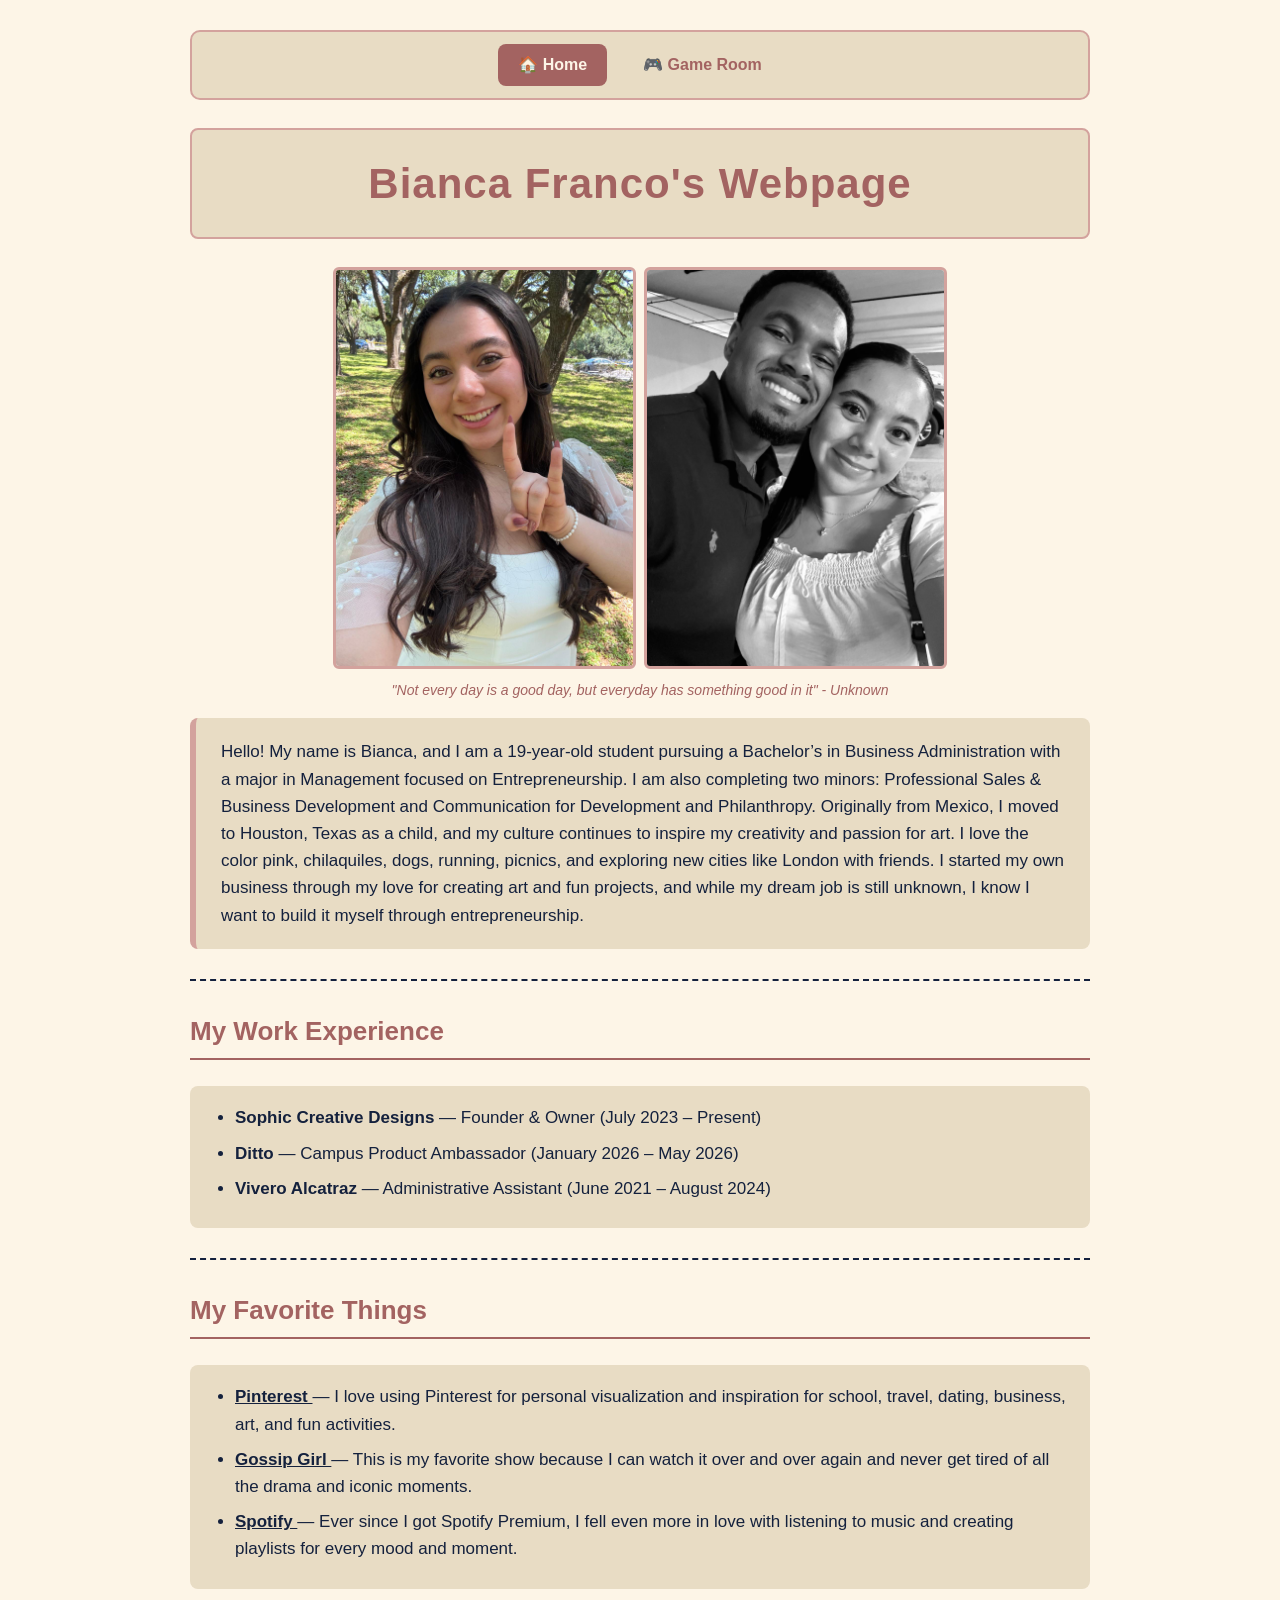
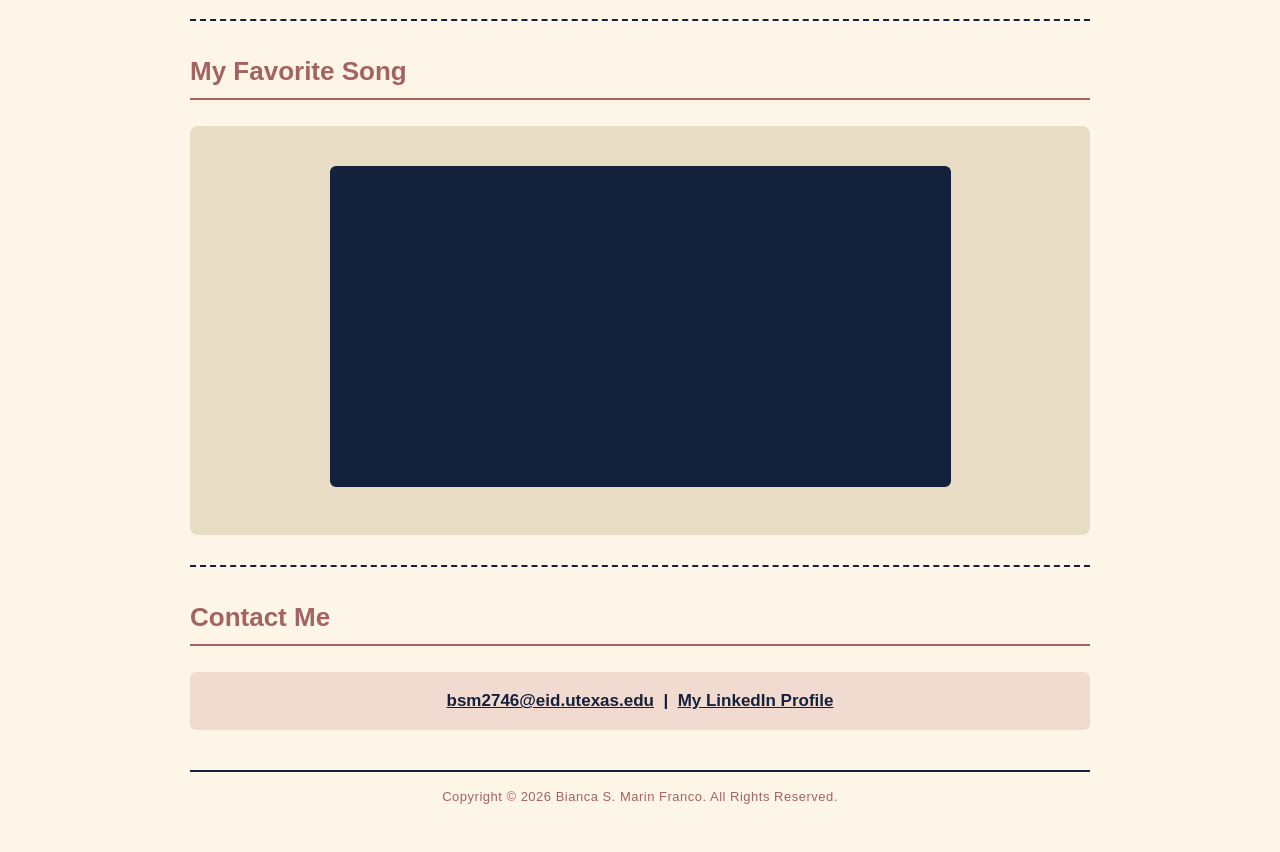
<file: index.html>
<!DOCTYPE html>
<html>
<head>
  <!--The <title> tag is the name that shows up in the browser tab-->
  <title>Clint Tuttle's Webpage</title>

  <!--This line connects our HTML page to a separate CSS file called style.css.
      CSS controls how the page looks (colors, fonts, spacing).
      Keeping CSS in its own file is a best practice—it keeps HTML clean.-->
  <link rel="stylesheet" href="style.css">
</head>

<body>

<!-- Navigation Bar -->
<nav class="navbar">
  <a href="index.html" class="nav-link active">🏠 Home</a>
  <a href="game.html" class="nav-link">🎮 Game Room</a>
</nav>
  <!--This is the title at the top of the page-->
  
  <h1 class="page-title">Bianca Franco's Webpage</h1>

  <!--Three photos in a horizontal row.
      The middle one is NOT actually me—see the caption below.
      Lesson for class: alt text should always be honest about what an image is.-->
  <div class="photo-row">
    <img class="row-photo"
         alt="Bianca is similing, dressed in a white dress doing the "Hook'Em" sign with her hand"
         src="Bianca Hook'Em.jpeg" />
    <img class="row-photo"
         alt="Bianca next to her boyfriend Jacari"
         src="Bianca and Jacari.jpeg" />
  </div>
  <p class="caption">
    <em>"Not every day is a good day, but everyday has something good in it" - Unknown</em>
  </p>

  <!--This is the About Me paragraph-->
  <p class="about-me">
	Hello! My name is Bianca, and I am a 19-year-old student pursuing a 
	Bachelor’s in Business Administration with a major in Management focused
	on Entrepreneurship. I am also completing two minors: Professional Sales
	& Business Development and Communication for Development and Philanthropy.
	Originally from Mexico, I moved to Houston, Texas as a child, and my 
	culture continues to inspire my creativity and passion for art. I love
	the color pink, chilaquiles, dogs, running, picnics, and exploring new
	cities like London with friends. I started my own business through my 
	love for creating art and fun projects, and while my dream job is still
	unknown, I know I want to build it myself through entrepreneurship.
  </p>

  <hr />

  <!--Work experience as a bulleted list-->
  <h3>My Work Experience</h3>
  <ul>
    <li><strong>Sophic Creative Designs</strong> &mdash; Founder & Owner (July 2023 &ndash; Present)</li>
    <li><strong>Ditto</strong> &mdash; Campus Product Ambassador (January 2026 &ndash; May 2026)</li>
    <li><strong>Vivero Alcatraz</strong> &mdash; Administrative Assistant (June 2021 &ndash; August 2024)</li>
  </ul>

  <hr />

  <!--My Favorite Things: a bulleted list of links-->
  <h3>My Favorite Things</h3>
  <ul>
    <li><a href="https://pin.it/7cxlsEptp" target="_blank"> Pinterest </a> &mdash; I love using Pinterest for personal visualization and inspiration for school, travel, dating, business, art, and fun activities.</li>
    <li><a href="https://www.netflix.com/title/70143811" target="_blank"> Gossip Girl </a> &mdash; This is my favorite show because I can watch it over and over again and never get tired of all the drama and iconic moments.</li>
    <li><a href="https://open.spotify.com/" target="_blank"> Spotify </a> &mdash; Ever since I got Spotify Premium, I fell even more in love with listening to music and creating playlists for every mood and moment.</li>
  </ul>

  <hr />

  <!--YouTube videos: each one is an iframe.
      Tip for students: to add your own, go to YouTube > Share > Embed,
      and copy the FULL iframe tag.-->
  <h3>My Favorite Song</h3>

  <div class="video-grid">

<iframe width="560" height="315"
  src="https://www.youtube.com/embed/Mcj75l2gJcY?si=SjFxEDsOhK8isH3T&controls=0"
  title="YouTube video player"
  frameborder="0"
  allow="accelerometer; autoplay; clipboard-write; encrypted-media; gyroscope; picture-in-picture; web-share"
  referrerpolicy="strict-origin-when-cross-origin"
  allowfullscreen>
</iframe>
  </div>

  <hr />

  <!--Contact section.
      The mailto: link opens the user's email program.
      LinkedIn opens in a new tab.-->
  <h3>Contact Me</h3>
  <p class="contact-line">
    <a href="mailto:bsm2746@eid.utexas.edu">bsm2746@eid.utexas.edu</a>
    &nbsp;|&nbsp;
    <a href="http://www.linkedin.com/in/biancamarinfranco" target="_blank">My LinkedIn Profile</a>
  </p>



  <!--Footer with copyright-->
  <footer class="page-footer">
    Copyright &copy; 2026 Bianca S. Marin Franco. All Rights Reserved.
  </footer>

</body>
</file>
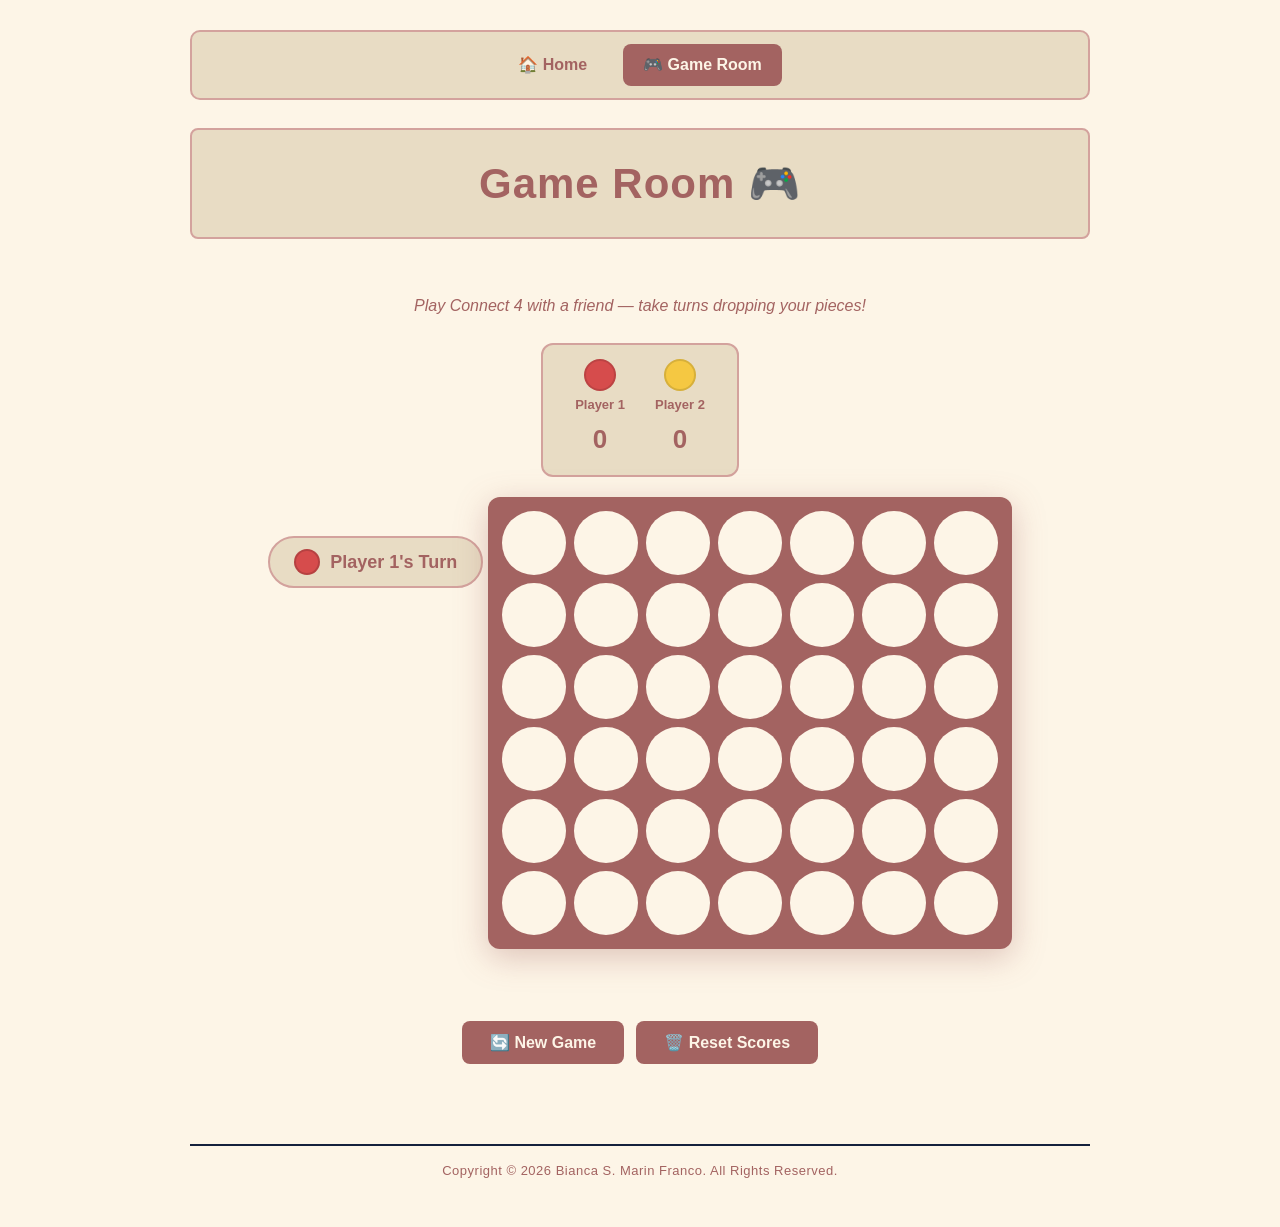
<file: game.html>
<!DOCTYPE html>
<html>
<head>
  <title>Game Room – Bianca's Webpage</title>
  <link rel="stylesheet" href="style.css">
  <style>
    /* ── Game Room specific styles ── */
    .game-container {
      text-align: center;
      padding: 10px 0 40px;
    }

    .game-subtitle {
      color: #a36361;
      font-size: 16px;
      margin-bottom: 24px;
      font-style: italic;
    }

    /* Turn indicator */
    .turn-indicator {
      display: inline-flex;
      align-items: center;
      gap: 10px;
      background-color: #E8DCC4;
      border: 2px solid #D3A29D;
      border-radius: 30px;
      padding: 10px 24px;
      font-size: 18px;
      font-weight: bold;
      color: #a36361;
      margin-bottom: 20px;
      transition: all 0.3s ease;
    }

    .turn-dot {
      width: 22px;
      height: 22px;
      border-radius: 50%;
      border: 2px solid rgba(0,0,0,0.15);
      transition: background-color 0.3s ease;
    }

    /* Board */
    .board-wrapper {
      display: inline-block;
      background: #a36361;
      border-radius: 12px;
      padding: 14px;
      box-shadow: 0 8px 32px rgba(163, 99, 97, 0.35);
    }

    .board {
      display: grid;
      grid-template-columns: repeat(7, 64px);
      grid-template-rows: repeat(6, 64px);
      gap: 8px;
    }

    .cell {
      width: 64px;
      height: 64px;
      border-radius: 50%;
      background-color: #FDF5E7;
      cursor: pointer;
      transition: background-color 0.2s ease, transform 0.1s ease;
      position: relative;
      overflow: hidden;
    }

    .cell:hover {
      transform: scale(1.06);
      background-color: #f5e8cc;
    }

    .cell.player1 {
      background-color: #D64C4C;   /* red for player 1 */
      cursor: default;
    }

    .cell.player2 {
      background-color: #F5C842;   /* yellow for player 2 */
      cursor: default;
    }

    .cell.player1:hover,
    .cell.player2:hover {
      transform: none;
    }

    /* Winning cells pulse */
    .cell.winner {
      animation: pulse 0.6s ease-in-out infinite alternate;
    }

    @keyframes pulse {
      from { transform: scale(1);    box-shadow: 0 0 0px rgba(255,255,255,0); }
      to   { transform: scale(1.1);  box-shadow: 0 0 14px rgba(255,255,255,0.8); }
    }

    /* Drop animation */
    @keyframes drop {
      from { transform: translateY(-400px); }
      to   { transform: translateY(0); }
    }

    .cell.drop {
      animation: drop 0.35s cubic-bezier(0.23, 1, 0.32, 1) forwards;
    }

    /* Status message */
    .status-message {
      margin-top: 20px;
      font-size: 22px;
      font-weight: bold;
      color: #a36361;
      min-height: 32px;
    }

    /* Buttons */
    .game-buttons {
      margin-top: 20px;
      display: flex;
      justify-content: center;
      gap: 12px;
      flex-wrap: wrap;
    }

    .btn {
      background-color: #a36361;
      color: #FDF5E7;
      border: none;
      border-radius: 8px;
      padding: 12px 28px;
      font-size: 16px;
      font-weight: bold;
      cursor: pointer;
      transition: background-color 0.2s, transform 0.1s;
    }

    .btn:hover {
      background-color: #8a4f4d;
      transform: translateY(-2px);
    }

    .btn:active {
      transform: translateY(0);
    }

    /* Score board */
    .scoreboard {
      display: inline-flex;
      gap: 30px;
      background: #E8DCC4;
      border: 2px solid #D3A29D;
      border-radius: 12px;
      padding: 14px 32px;
      margin-bottom: 20px;
    }

    .score-item {
      display: flex;
      flex-direction: column;
      align-items: center;
      gap: 4px;
    }

    .score-dot {
      width: 28px;
      height: 28px;
      border-radius: 50%;
      border: 2px solid rgba(0,0,0,0.12);
    }

    .score-dot.p1 { background-color: #D64C4C; }
    .score-dot.p2 { background-color: #F5C842; }

    .score-label {
      font-size: 13px;
      color: #a36361;
      font-weight: bold;
    }

    .score-num {
      font-size: 26px;
      font-weight: bold;
      color: #a36361;
    }

    /* Column hover highlights */
    .col-highlight {
      background-color: rgba(255,255,255,0.15);
      border-radius: 8px;
    }
  </style>
</head>

<body>

  <!-- Navigation Bar -->
  <nav class="navbar">
    <a href="index.html" class="nav-link">🏠 Home</a>
    <a href="game.html" class="nav-link active">🎮 Game Room</a>
  </nav>

  <h1 class="page-title">Game Room 🎮</h1>

  <div class="game-container">
    <p class="game-subtitle">Play Connect 4 with a friend — take turns dropping your pieces!</p>

    <!-- Scoreboard -->
    <div class="scoreboard">
      <div class="score-item">
        <div class="score-dot p1"></div>
        <span class="score-label">Player 1</span>
        <span class="score-num" id="score1">0</span>
      </div>
      <div class="score-item">
        <div class="score-dot p2"></div>
        <span class="score-label">Player 2</span>
        <span class="score-num" id="score2">0</span>
      </div>
    </div>

    <!-- Turn indicator -->
    <br>
    <div class="turn-indicator" id="turnIndicator">
      <div class="turn-dot" id="turnDot"></div>
      <span id="turnText">Player 1's Turn</span>
    </div>

    <!-- Board -->
    <div class="board-wrapper">
      <div class="board" id="board"></div>
    </div>

    <!-- Status -->
    <div class="status-message" id="statusMessage"></div>

    <!-- Buttons -->
    <div class="game-buttons">
      <button class="btn" onclick="resetGame()">🔄 New Game</button>
      <button class="btn" onclick="resetScores()">🗑️ Reset Scores</button>
    </div>
  </div>

  <footer class="page-footer">
    Copyright &copy; 2026 Bianca S. Marin Franco. All Rights Reserved.
  </footer>

  <script>
    const ROWS = 6;
    const COLS = 7;

    let board = [];
    let currentPlayer = 1;
    let gameOver = false;
    let scores = { 1: 0, 2: 0 };

    const colors = { 1: '#D64C4C', 2: '#F5C842' };

    function initBoard() {
      board = Array.from({ length: ROWS }, () => Array(COLS).fill(0));
    }

    function renderBoard() {
      const boardEl = document.getElementById('board');
      boardEl.innerHTML = '';

      for (let r = 0; r < ROWS; r++) {
        for (let c = 0; c < COLS; c++) {
          const cell = document.createElement('div');
          cell.classList.add('cell');
          cell.dataset.col = c;
          cell.dataset.row = r;

          if (board[r][c] === 1) cell.classList.add('player1');
          if (board[r][c] === 2) cell.classList.add('player2');

          if (!gameOver && board[r][c] === 0) {
            cell.addEventListener('click', () => handleClick(c));
          }

          boardEl.appendChild(cell);
        }
      }
      updateTurnUI();
    }

    function handleClick(col) {
      if (gameOver) return;

      // Find lowest empty row in that column
      let targetRow = -1;
      for (let r = ROWS - 1; r >= 0; r--) {
        if (board[r][col] === 0) { targetRow = r; break; }
      }
      if (targetRow === -1) return; // column full

      board[targetRow][col] = currentPlayer;
      renderBoard();

      // Animate the dropped piece
      const cellEl = document.querySelector(`[data-row='${targetRow}'][data-col='${col}']`);
      if (cellEl) cellEl.classList.add('drop');

      // Check win
      const winCells = checkWin(targetRow, col);
      if (winCells) {
        gameOver = true;
        scores[currentPlayer]++;
        document.getElementById(`score${currentPlayer}`).textContent = scores[currentPlayer];
        document.getElementById('statusMessage').textContent =
          `🎉 Player ${currentPlayer} wins!`;
        document.getElementById('turnIndicator').style.display = 'none';

        // Highlight winners
        winCells.forEach(([wr, wc]) => {
          const wCell = document.querySelector(`[data-row='${wr}'][data-col='${wc}']`);
          if (wCell) wCell.classList.add('winner');
        });
        return;
      }

      // Check draw
      if (board[0].every(v => v !== 0)) {
        gameOver = true;
        document.getElementById('statusMessage').textContent = "🤝 It's a draw!";
        document.getElementById('turnIndicator').style.display = 'none';
        return;
      }

      // Switch player
      currentPlayer = currentPlayer === 1 ? 2 : 1;
      updateTurnUI();
    }

    function updateTurnUI() {
      const dot = document.getElementById('turnDot');
      const text = document.getElementById('turnText');
      const indicator = document.getElementById('turnIndicator');
      indicator.style.display = 'inline-flex';
      dot.style.backgroundColor = colors[currentPlayer];
      text.textContent = `Player ${currentPlayer}'s Turn`;
    }

    function checkWin(row, col) {
      const directions = [
        [[0,1],[0,-1]],   // horizontal
        [[1,0],[-1,0]],   // vertical
        [[1,1],[-1,-1]],  // diagonal ↘
        [[1,-1],[-1,1]]   // diagonal ↙
      ];

      for (const [dir1, dir2] of directions) {
        const cells = [[row, col]];

        for (const [dr, dc] of [dir1, dir2]) {
          let r = row + dr, c = col + dc;
          while (r >= 0 && r < ROWS && c >= 0 && c < COLS && board[r][c] === currentPlayer) {
            cells.push([r, c]);
            r += dr; c += dc;
          }
        }

        if (cells.length >= 4) return cells;
      }
      return null;
    }

    function resetGame() {
      currentPlayer = 1;
      gameOver = false;
      document.getElementById('statusMessage').textContent = '';
      initBoard();
      renderBoard();
    }

    function resetScores() {
      scores = { 1: 0, 2: 0 };
      document.getElementById('score1').textContent = '0';
      document.getElementById('score2').textContent = '0';
      resetGame();
    }

    // Start
    initBoard();
    renderBoard();
  </script>

</body>
</html>
</file>
<file: style.css>
/* ============================================================
   Clint Tuttle's Webpage - style.css
   ============================================================
   Color palette (UT Austin inspired):
   - Burnt orange: #BF5700  (primary background)
   - Navy:        #14213D   (primary text)
   - Khaki:       #E8DCC4   (cards / content panels)
   - White:       #FFFFFF   (highlights and contrast)
   ============================================================ */
.navbar {
  display: flex;
  justify-content: center;
  gap: 16px;
  background-color: #E8DCC4;
  border: 2px solid #D3A29D;
  border-radius: 10px;
  padding: 12px 20px;
  margin-bottom: 24px;
}

.nav-link {
  text-decoration: none;
  color: #a36361;
  font-weight: bold;
  font-size: 16px;
  padding: 8px 20px;
  border-radius: 8px;
  transition: background-color 0.2s, color 0.2s;
}

.nav-link:hover,
.nav-link.active {
  background-color: #a36361;
  color: #FDF5E7;
}

/* ---- Page basics ---- */
body {
  background-color: #FDF5E7;          /* burnt orange background */
  color: #a36361;                     /* navy text for contrast  */
   font-family: "Futura", Trebuchet MS, sans-serif;
  max-width: 900px;
  margin: 0 auto;                     /* centers the whole page  */
  padding: 30px 20px;
  line-height: 1.6;
}

/* ---- Page title ---- */
.page-title {
  text-align: center;
  color: #a36361;                     /* navy title */
  background-color: #E8DCC4;          /* khaki bar behind title */
  font-size: 42px;
  font-weight: bold;
  padding: 20px;
  border: 2px solid #D3A29D;
  border-radius: 8px;
  letter-spacing: 1px;
}

/* ---- Photo row at top: three images side-by-side ---- */
.photo-row {
  display: flex;                      /* puts items in a row */
  justify-content: center;            /* centers them horizontally */
  align-items: stretch;
  gap: 8px;                           /* small space between photos */
  margin: 20px 0 10px 0;
}

.row-photo {
  width: 33%;                         /* each photo takes ~one-third */
  aspect-ratio: 3 / 4;               /* ← replaces fixed height */
  object-fit: cover;                  /* crop to fill, no distortion */
  border: 3px solid #D3A29D;          /* navy frame */
  border-radius: 6px;
  background-color: #FFFFFF;
}

/* ---- Section headings (Fall 2026 Schedule, Videos, etc.) ---- */
h3 {
  color: #A36361;                     /* white headings on orange */
  font-size: 26px;
  border-bottom: 2px solid #A36361;
  padding-bottom: 6px;
  margin-top: 30px;
}

/* ---- About Me paragraph ---- */
.about-me {
  background-color: #E8DCC4;          /* khaki "card" */
  color: #14213D;
  padding: 20px 25px;
  border-radius: 8px;
  border-left: 6px solid #D3A29D;
  font-size: 17px;
}

/* ---- Resume line ---- */
.resume-line {
  text-align: center;
  background-color: #FFFFFF;
  color: #14213D;
  padding: 12px;
  border-radius: 6px;
  font-size: 18px;
  font-weight: bold;
}

/* ---- Captions under photos ---- */
.caption {
  text-align: center;
  color: #A36361;
  font-size: 14px;
  margin-top: 0;
  padding: 0 20px;
}

/* ---- Lists ---- */
ol, ul {
  background-color: #E8DCC4;
  color: #14213D;
  padding: 18px 18px 18px 45px;       /* extra left padding for bullets */
  border-radius: 8px;
  font-size: 17px;
}

li {
  margin-bottom: 8px;
}

/* ---- Links ---- */
a {
  color: #14213D;
  font-weight: bold;
  text-decoration: underline;
}

a:hover {
  color: #BF5700;
  background-color: #FFFFFF;
  padding: 1px 3px;
  border-radius: 3px;
}

/* ---- Horizontal rules ---- */
hr {
  border: none;
  border-top: 2px dashed #14213D;
  margin: 30px 0;
}

/* ---- Video grid: 2 videos per row ---- */
.video-grid {
  justify-items: center;
  text-align:center;
  background-color: #E8DCC4;
  padding: 40px;
  border-radius: 8px;
}

.video-grid iframe {
  width: 75%;
  justify-items: center;
  text-align:center;
  border: 3px solid #14213D;
  border-radius: 6px;
  background-color: #14213D;
}

/* ---- Contact line ---- */
.contact-line {
  text-align: center;
  background-color: #F1DBD0;
  color: #14213D;
  padding: 15px;
  border-radius: 6px;
  font-size: 17px;
  font-weight: bold;
}

/* ---- Footer ---- */
.page-footer {
  text-align: center;
  color: #A36361;
  font-size: 13px;
  margin-top: 40px;
  padding: 15px;
  border-top: 2px solid #14213D;
  letter-spacing: 0.5px;
}

/* ---- Mobile / smaller screens ---- */
@media (max-width: 700px) {
  .video-grid {
    grid-template-columns: 1fr;
  }

  .page-title {
    font-size: 30px;
  }

  /* Stack the photos vertically on small screens */
  .photo-row {
    flex-direction: column;
    align-items: center;
  }

  .row-photo {
    width: 90%;
    height: 250px;
  }

  /* Stack contact links on small screens */
  .contact-line {
    font-size: 15px;
  }
}
</file>
